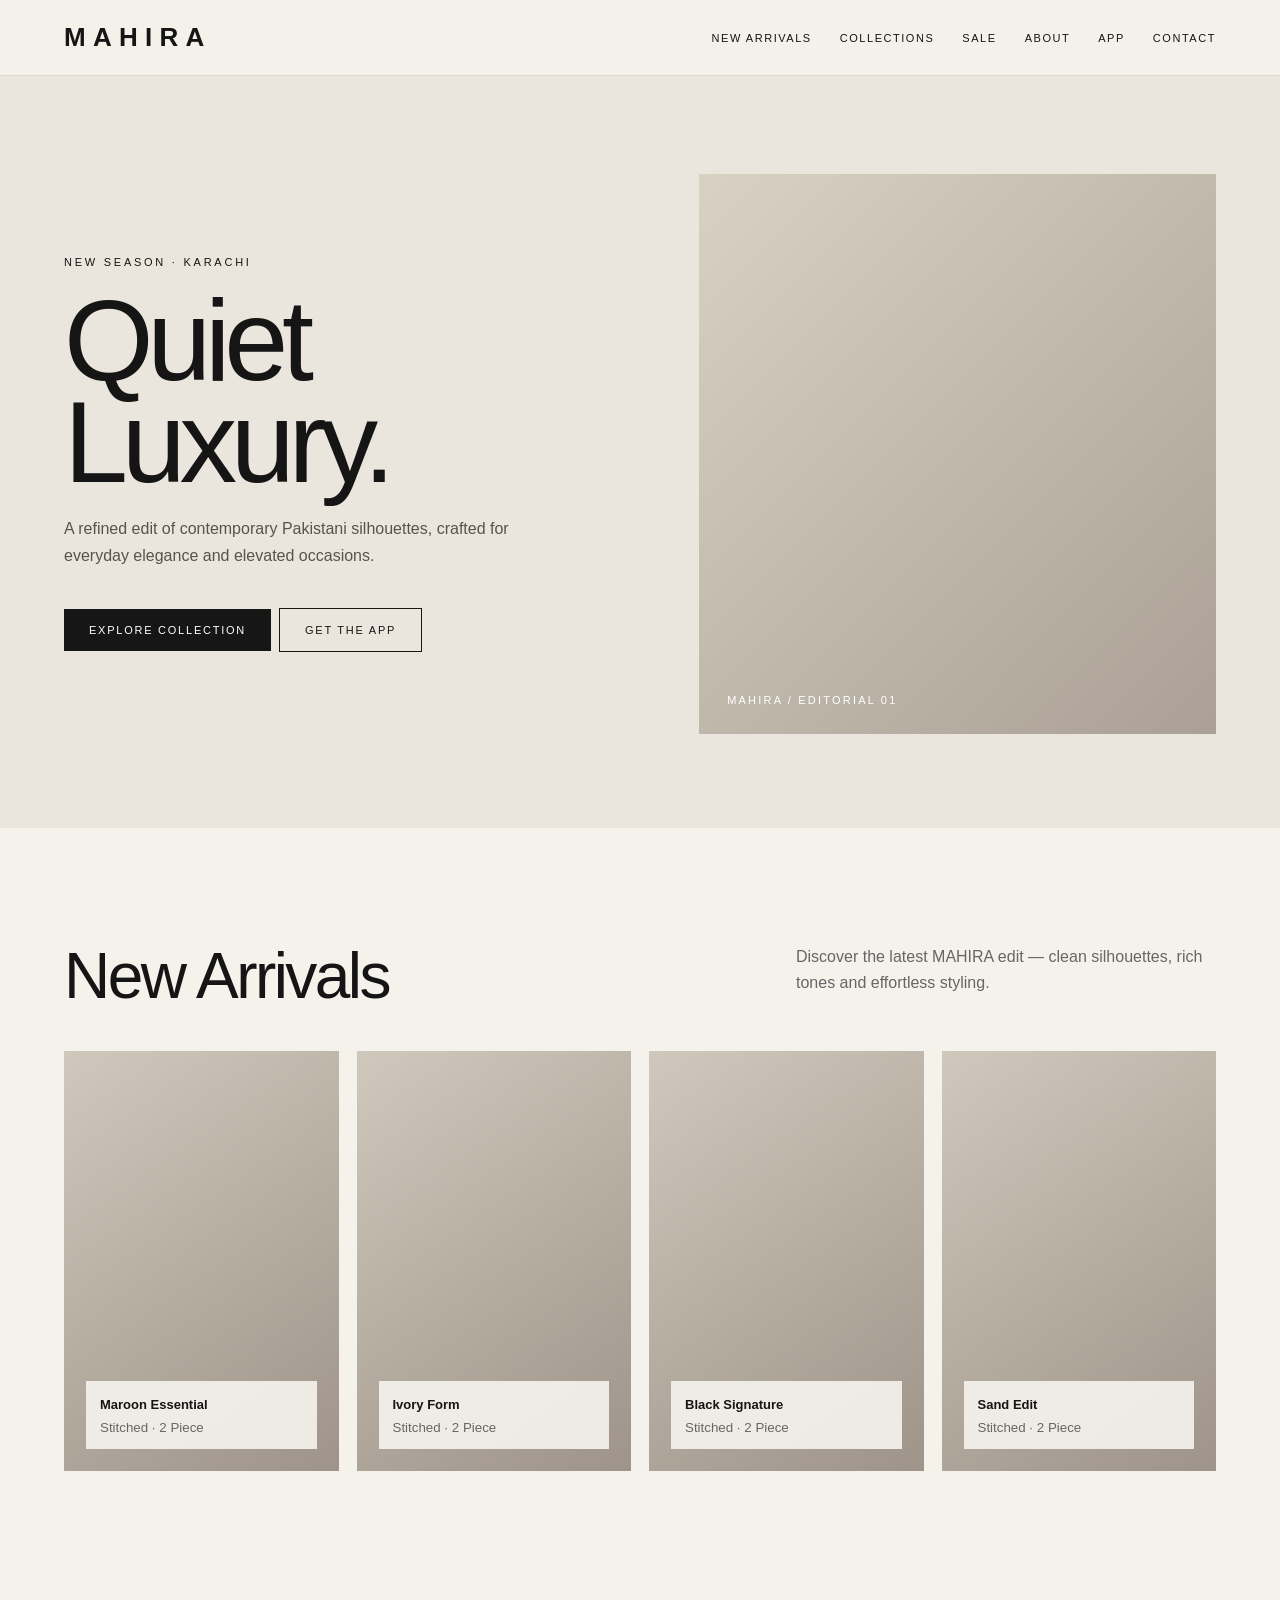
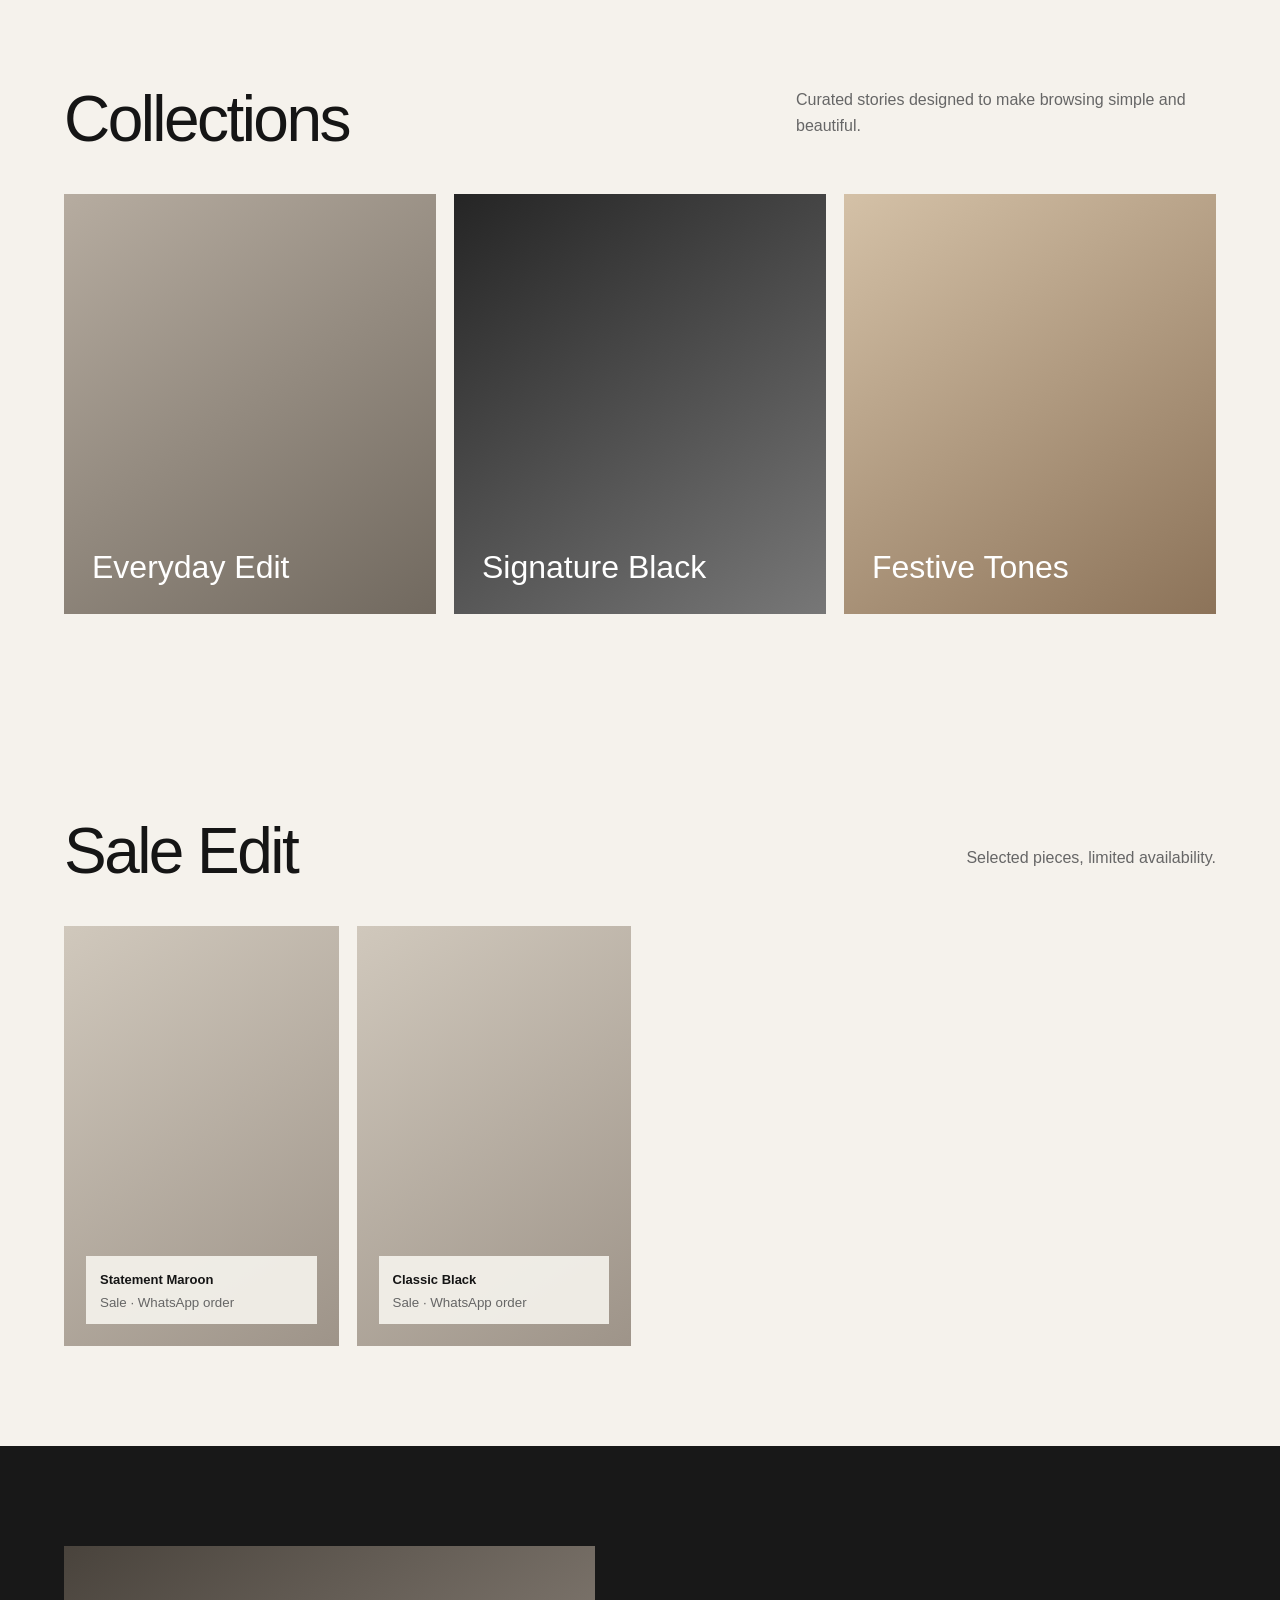
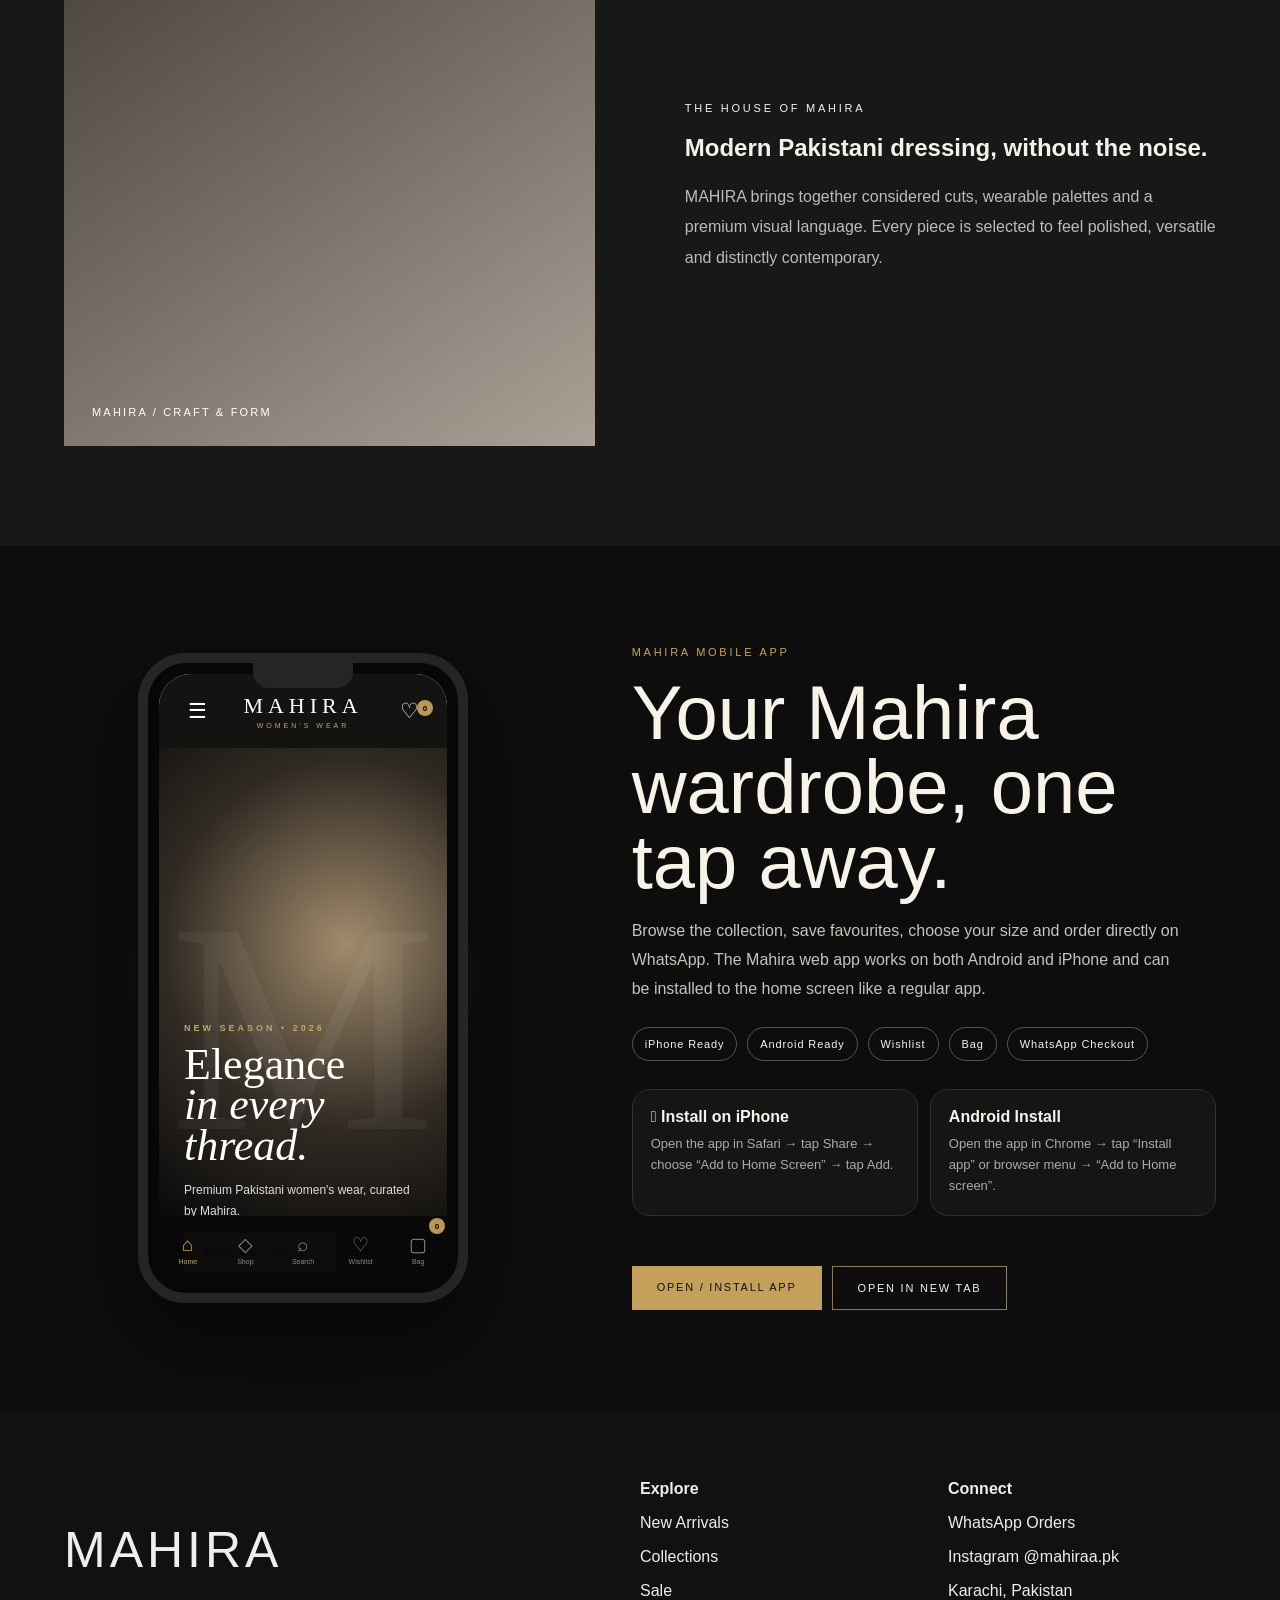
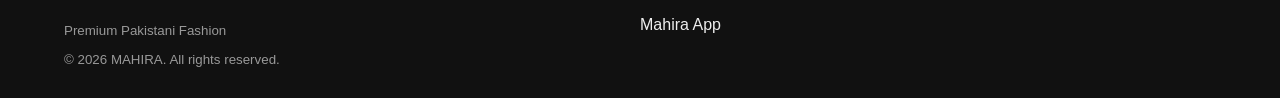
<file: index.html>
<!doctype html>
<html lang="en">
<head>
<meta charset="utf-8"><meta name="viewport" content="width=device-width,initial-scale=1">
<title>MAHIRA — Pakistani Fashion</title>
<meta name="description" content="MAHIRA — contemporary Pakistani fashion, curated for modern elegance.">
<style>
*{box-sizing:border-box}html{scroll-behavior:smooth}body{margin:0;background:#f5f2ec;color:#151515;font-family:Arial,Helvetica,sans-serif}a{color:inherit;text-decoration:none}button{font:inherit}.nav{position:fixed;z-index:20;top:0;left:0;right:0;display:flex;align-items:center;justify-content:space-between;padding:22px 5vw;background:rgba(245,242,236,.88);backdrop-filter:blur(14px);border-bottom:1px solid #ddd7cc}.logo{font-size:26px;letter-spacing:.28em;font-weight:700}.links{display:flex;gap:28px;text-transform:uppercase;font-size:11px;letter-spacing:.14em}.hero{min-height:92vh;padding:150px 5vw 70px;display:grid;grid-template-columns:1.05fr .95fr;gap:5vw;align-items:center;background:#ebe6dd}.eyebrow{text-transform:uppercase;letter-spacing:.25em;font-size:11px}.hero h1{font-size:clamp(58px,9vw,130px);line-height:.88;margin:22px 0;font-weight:500;letter-spacing:-.055em}.hero p{max-width:470px;line-height:1.7;color:#57534d}.cta{display:inline-block;margin-top:22px;padding:15px 25px;background:#161616;color:white;text-transform:uppercase;letter-spacing:.16em;font-size:11px;border:0;cursor:pointer}.cta.alt{background:transparent;color:#161616;border:1px solid #161616;margin-left:8px}.visual{min-height:560px;position:relative;overflow:hidden;background:linear-gradient(135deg,#d9d1c4,#aaa095);display:flex;align-items:flex-end;padding:28px}.visual:after{content:'MAHIRA';font-size:clamp(50px,8vw,120px);letter-spacing:.15em;color:rgba(255,255,255,.42);position:absolute;right:-20px;bottom:15px;transform:rotate(-90deg);transform-origin:right bottom}.visual span{position:relative;z-index:1;color:white;text-transform:uppercase;letter-spacing:.2em;font-size:11px}.section{padding:100px 5vw}.head{display:flex;justify-content:space-between;align-items:end;margin-bottom:38px}.head h2{font-size:clamp(35px,5vw,65px);font-weight:400;margin:0;letter-spacing:-.04em}.head p{max-width:420px;line-height:1.65;color:#666}.grid{display:grid;grid-template-columns:repeat(4,1fr);gap:18px}.card{background:#e3ded5;min-height:420px;display:flex;flex-direction:column;justify-content:flex-end;padding:22px;position:relative;overflow:hidden;transition:transform .35s}.card:hover{transform:translateY(-7px)}.thumb{position:absolute;inset:0;background:linear-gradient(145deg,#d0c8bc,#9e9489)}.info{position:relative;background:rgba(245,242,236,.92);padding:14px}.info b{font-size:13px}.info small{display:block;margin-top:7px;color:#666}.collections{display:grid;grid-template-columns:repeat(3,1fr);gap:18px}.collection{height:420px;padding:28px;display:flex;align-items:flex-end;background:linear-gradient(145deg,#b6aca0,#71695f);color:#fff;position:relative;overflow:hidden}.collection:nth-child(2){background:linear-gradient(145deg,#252525,#777)}.collection:nth-child(3){background:linear-gradient(145deg,#d4c1a7,#8c7359)}.collection h3{font-size:32px;font-weight:400;margin:0}.story{display:grid;grid-template-columns:1fr 1fr;gap:7vw;align-items:center;background:#181818;color:#f5f2ec}.story .visual{background:linear-gradient(145deg,#49433c,#aaa096);min-height:500px}.story p{line-height:1.9;color:#bbb}.appsec{background:#0d0d0d;color:#f8f3e9;display:grid;grid-template-columns:.9fr 1.1fr;gap:7vw;align-items:center;overflow:hidden}.phonewrap{display:flex;justify-content:center;position:relative}.phoneglow{position:absolute;width:390px;height:390px;border-radius:50%;background:radial-gradient(circle,rgba(190,151,77,.27),rgba(190,151,77,0) 68%);top:50%;left:50%;transform:translate(-50%,-50%)}.phone{width:min(330px,80vw);height:650px;border:10px solid #252525;border-radius:48px;background:#070707;padding:11px;box-shadow:0 35px 80px rgba(0,0,0,.48);position:relative;z-index:1}.phone:before{content:'';position:absolute;width:100px;height:25px;border-radius:0 0 16px 16px;background:#252525;top:0;left:50%;transform:translateX(-50%);z-index:3}.phone iframe{width:100%;height:100%;border:0;border-radius:32px;background:#111}.apptag{color:#c9a35c;text-transform:uppercase;letter-spacing:.25em;font-size:11px}.appcopy h2{font-size:clamp(42px,6vw,76px);font-weight:400;line-height:.98;margin:18px 0}.appcopy p{color:#c8c2b8;max-width:560px;line-height:1.8}.badges{display:flex;gap:10px;flex-wrap:wrap;margin:24px 0}.badge{border:1px solid #5d5341;padding:10px 12px;border-radius:999px;font-size:11px;letter-spacing:.08em}.installbox{display:grid;grid-template-columns:1fr 1fr;gap:12px;margin:28px 0}.installcard{border:1px solid #332f29;background:#151515;padding:18px;border-radius:18px}.installcard b{display:block;margin-bottom:8px}.installcard p{font-size:13px;color:#aaa;margin:0;line-height:1.6}.appactions{display:flex;gap:10px;flex-wrap:wrap}.appactions .cta{background:#c5a05a;color:#111}.appactions .cta.alt{border-color:#8c7a5a;color:#f5f2ec;background:transparent;margin-left:0}.footer{padding:70px 5vw 30px;background:#111;color:#eee}.footergrid{display:grid;grid-template-columns:2fr 1fr 1fr;gap:40px}.footer h2{font-size:50px;font-weight:400;letter-spacing:.08em}.footer small{color:#999}.reveal{animation:rise .9s ease both}@keyframes rise{from{opacity:0;transform:translateY(25px)}to{opacity:1;transform:none}}@media(max-width:900px){.appsec{grid-template-columns:1fr}.phone{height:600px}.phonewrap{order:2}.appcopy{order:1}}@media(max-width:800px){.links{display:none}.hero{grid-template-columns:1fr;padding-top:125px}.visual{min-height:430px}.grid{grid-template-columns:repeat(2,1fr)}.collections{grid-template-columns:1fr}.story{grid-template-columns:1fr}.footergrid{grid-template-columns:1fr}.section{padding:70px 5vw}.card{min-height:330px}.head{display:block}.head p{margin-top:15px}.installbox{grid-template-columns:1fr}.cta.alt{margin-left:0;margin-top:8px}}
</style></head>
<body>
<nav class="nav"><a class="logo" href="#home">MAHIRA</a><div class="links"><a href="#new">New Arrivals</a><a href="#collections">Collections</a><a href="#sale">Sale</a><a href="#about">About</a><a href="#app">App</a><a href="#contact">Contact</a></div></nav>
<main>
<section id="home" class="hero"><div class="reveal"><div class="eyebrow">New season · Karachi</div><h1>Quiet<br>Luxury.</h1><p>A refined edit of contemporary Pakistani silhouettes, crafted for everyday elegance and elevated occasions.</p><a class="cta" href="#new">Explore collection</a><a class="cta alt" href="#app">Get the App</a></div><div class="visual reveal"><span>Mahira / Editorial 01</span></div></section>
<section id="new" class="section"><div class="head"><h2>New Arrivals</h2><p>Discover the latest MAHIRA edit — clean silhouettes, rich tones and effortless styling.</p></div><div class="grid"><article class="card"><div class="thumb"></div><div class="info"><b>Maroon Essential</b><small>Stitched · 2 Piece</small></div></article><article class="card"><div class="thumb"></div><div class="info"><b>Ivory Form</b><small>Stitched · 2 Piece</small></div></article><article class="card"><div class="thumb"></div><div class="info"><b>Black Signature</b><small>Stitched · 2 Piece</small></div></article><article class="card"><div class="thumb"></div><div class="info"><b>Sand Edit</b><small>Stitched · 2 Piece</small></div></article></div></section>
<section id="collections" class="section"><div class="head"><h2>Collections</h2><p>Curated stories designed to make browsing simple and beautiful.</p></div><div class="collections"><a class="collection" href="#new"><h3>Everyday Edit</h3></a><a class="collection" href="#new"><h3>Signature Black</h3></a><a class="collection" href="#new"><h3>Festive Tones</h3></a></div></section>
<section id="sale" class="section"><div class="head"><h2>Sale Edit</h2><p>Selected pieces, limited availability.</p></div><div class="grid"><article class="card"><div class="thumb"></div><div class="info"><b>Statement Maroon</b><small>Sale · WhatsApp order</small></div></article><article class="card"><div class="thumb"></div><div class="info"><b>Classic Black</b><small>Sale · WhatsApp order</small></div></article></div></section>
<section id="about" class="section story"><div class="visual"><span>MAHIRA / Craft & Form</span></div><div><div class="eyebrow">The House of Mahira</div><h2>Modern Pakistani dressing, without the noise.</h2><p>MAHIRA brings together considered cuts, wearable palettes and a premium visual language. Every piece is selected to feel polished, versatile and distinctly contemporary.</p></div></section>
<section id="app" class="section appsec"><div class="phonewrap"><div class="phoneglow"></div><div class="phone"><iframe src="app/" title="Mahira App preview" loading="lazy"></iframe></div></div><div class="appcopy"><div class="apptag">MAHIRA MOBILE APP</div><h2>Your Mahira wardrobe, one tap away.</h2><p>Browse the collection, save favourites, choose your size and order directly on WhatsApp. The Mahira web app works on both Android and iPhone and can be installed to the home screen like a regular app.</p><div class="badges"><span class="badge">iPhone Ready</span><span class="badge">Android Ready</span><span class="badge">Wishlist</span><span class="badge">Bag</span><span class="badge">WhatsApp Checkout</span></div><div class="installbox"><div class="installcard"><b> Install on iPhone</b><p>Open the app in Safari → tap Share → choose “Add to Home Screen” → tap Add.</p></div><div class="installcard"><b>Android Install</b><p>Open the app in Chrome → tap “Install app” or browser menu → “Add to Home screen”.</p></div></div><div class="appactions"><a class="cta" href="app/">OPEN / INSTALL APP</a><a class="cta alt" href="app/" target="_blank" rel="noopener">OPEN IN NEW TAB</a></div></div></section>
</main>
<footer id="contact" class="footer"><div class="footergrid"><div><h2>MAHIRA</h2><small>Premium Pakistani Fashion</small></div><div><b>Explore</b><p><a href="#new">New Arrivals</a></p><p><a href="#collections">Collections</a></p><p><a href="#sale">Sale</a></p><p><a href="#app">Mahira App</a></p></div><div><b>Connect</b><p>WhatsApp Orders</p><p>Instagram @mahiraa.pk</p><p>Karachi, Pakistan</p></div></div><small>© 2026 MAHIRA. All rights reserved.</small></footer>
</body></html>
</file>
